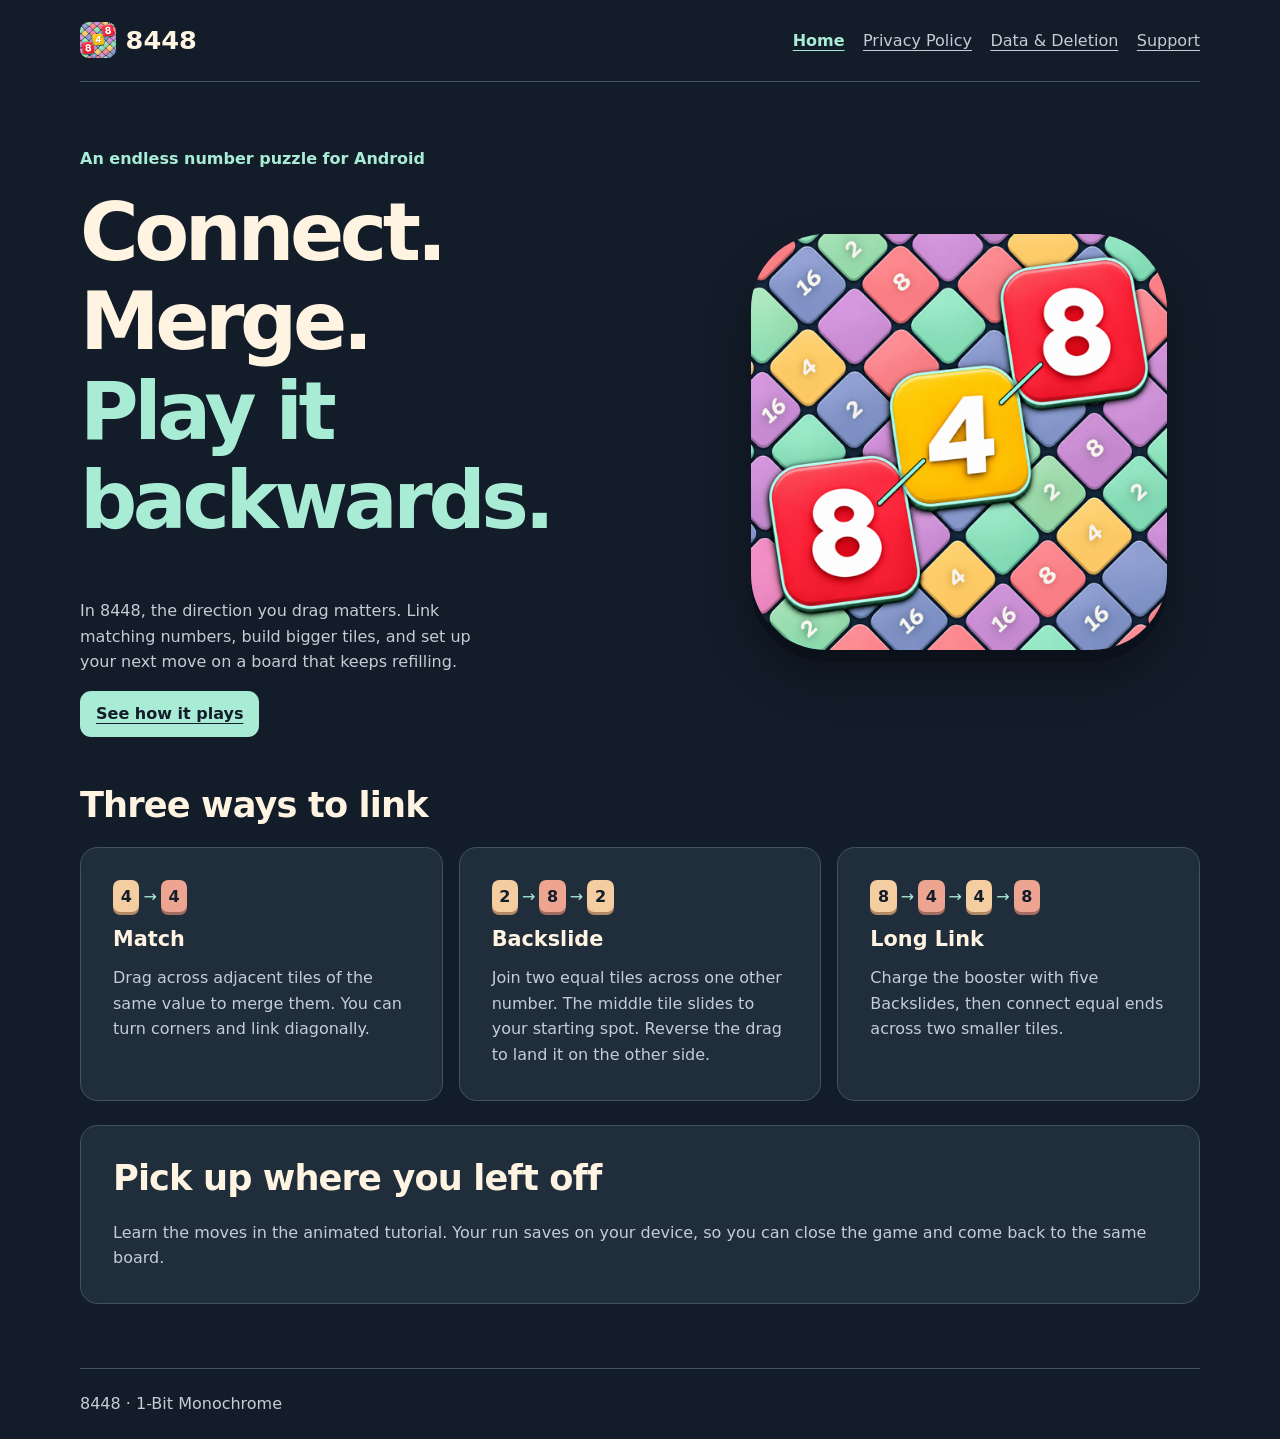
<file: index.html>
<!doctype html>
<html lang="en">
<head>
<meta charset="utf-8">
<meta name="viewport" content="width=device-width, initial-scale=1">
<title>8448 - Number Puzzle Game</title>
<link rel="icon" href="assets/8448.png" type="image/png">
<link rel="stylesheet" href="styles.css">
</head>
<body>
<a class="skip" href="#main">Skip to content</a>
<header class="shell">
<a class="brand" href="index.html"><img src="assets/8448.png" alt="" width="36" height="36">8448</a>
<nav aria-label="Main navigation"><a href="index.html" aria-current="page">Home</a><a href="privacy.html">Privacy Policy</a><a href="data-deletion.html">Data &amp; Deletion</a><a href="support.html">Support</a></nav>
</header>
<main class="shell" id="main" tabindex="-1">
<div class="hero">
  <div><p class="tag">An endless number puzzle for Android</p><h1>Connect. Merge.<br><em>Play it backwards.</em></h1>
  <p>In 8448, the direction you drag matters. Link matching numbers, build bigger tiles, and set up your next move on a board that keeps refilling.</p>
  <a class="action" href="#how-to-play">See how it plays</a></div>
  <img src="assets/8448.png" alt="8448 game icon with three linked tiles reading 8, 4, 8" width="512" height="512">
</div>
<section id="how-to-play"><h2>Three ways to link</h2>
<div class="moves">
<article><p class="example"><b>4</b><span>→</span><b>4</b></p><h3>Match</h3><p>Drag across adjacent tiles of the same value to merge them. You can turn corners and link diagonally.</p></article>
<article><p class="example"><b>2</b><span>→</span><b>8</b><span>→</span><b>2</b></p><h3>Backslide</h3><p>Join two equal tiles across one other number. The middle tile slides to your starting spot. Reverse the drag to land it on the other side.</p></article>
<article><p class="example"><b>8</b><span>→</span><b>4</b><span>→</span><b>4</b><span>→</span><b>8</b></p><h3>Long Link</h3><p>Charge the booster with five Backslides, then connect equal ends across two smaller tiles.</p></article>
</div></section>
<section class="panel"><h2>Pick up where you left off</h2><p>Learn the moves in the animated tutorial. Your run saves on your device, so you can close the game and come back to the same board.</p></section>
</main>
<footer class="shell">8448 · 1-Bit Monochrome</footer>
</body>
</html>
</file>
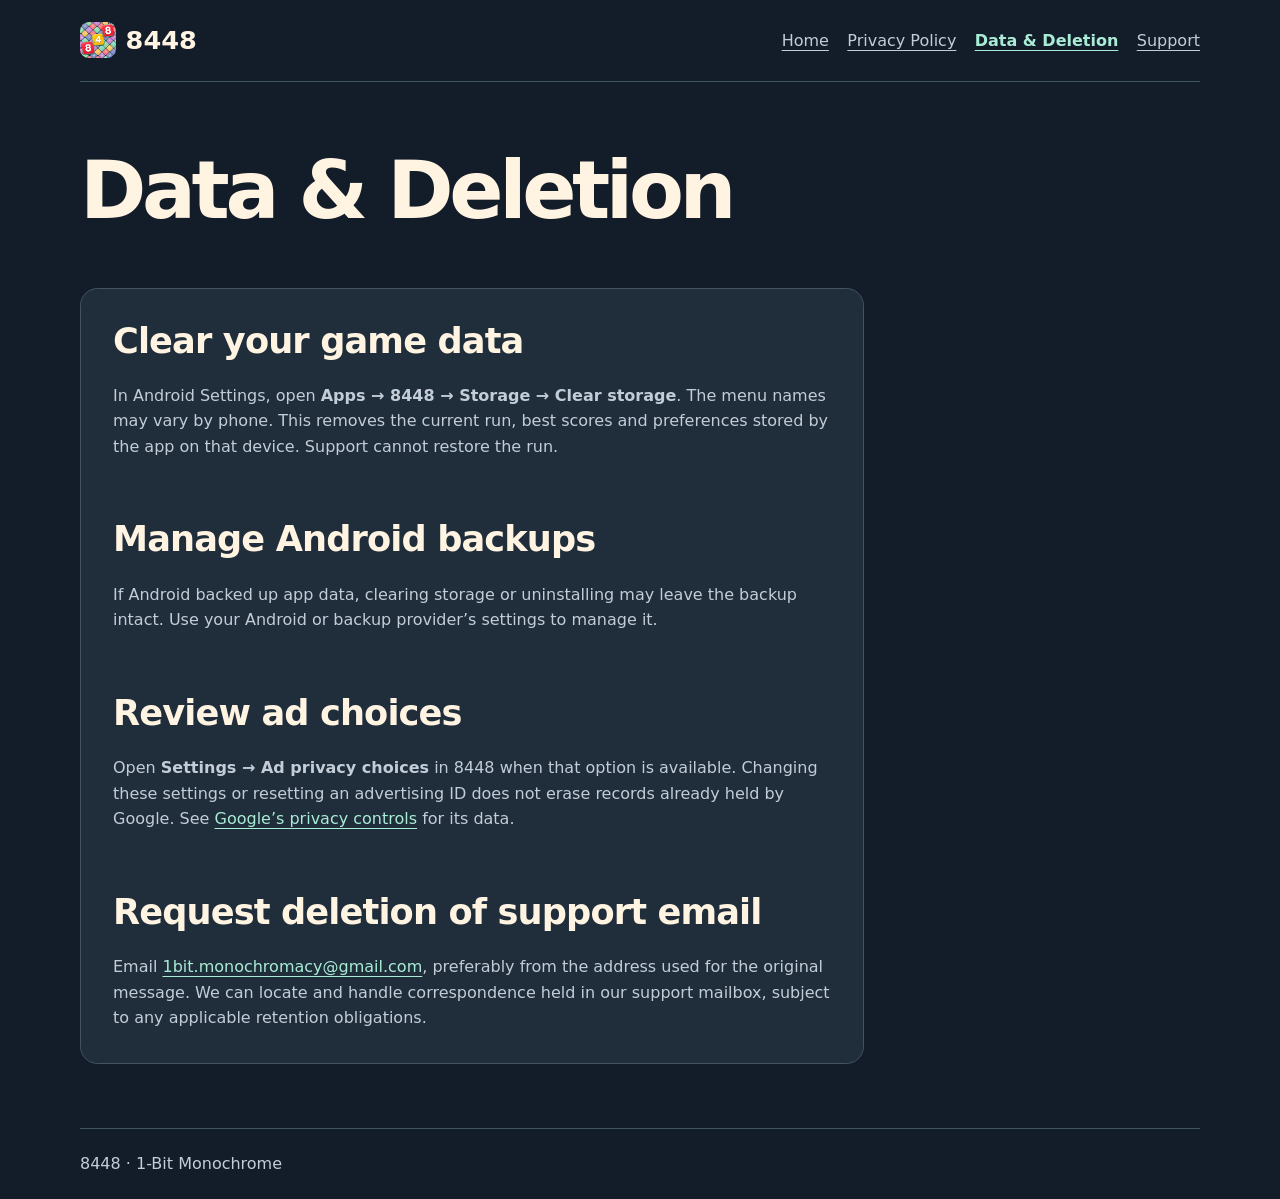
<file: data-deletion.html>
<!doctype html>
<html lang="en">
<head>
<meta charset="utf-8">
<meta name="viewport" content="width=device-width, initial-scale=1">
<title>Data &amp; Deletion | 8448</title>
<link rel="icon" href="assets/8448.png" type="image/png">
<link rel="stylesheet" href="styles.css">
</head>
<body>
<a class="skip" href="#main">Skip to content</a>
<header class="shell">
<a class="brand" href="index.html"><img src="assets/8448.png" alt="" width="36" height="36">8448</a>
<nav aria-label="Main navigation"><a href="index.html">Home</a><a href="privacy.html">Privacy Policy</a><a href="data-deletion.html" aria-current="page">Data &amp; Deletion</a><a href="support.html">Support</a></nav>
</header>
<main class="shell" id="main" tabindex="-1">
<h1>Data &amp; Deletion</h1>
<div class="panel policy">
<h2>Clear your game data</h2><p>In Android Settings, open <strong>Apps → 8448 → Storage → Clear storage</strong>. The menu names may vary by phone. This removes the current run, best scores and preferences stored by the app on that device. Support cannot restore the run.</p>
<h2>Manage Android backups</h2><p>If Android backed up app data, clearing storage or uninstalling may leave the backup intact. Use your Android or backup provider’s settings to manage it.</p>
<h2>Review ad choices</h2><p>Open <strong>Settings → Ad privacy choices</strong> in 8448 when that option is available. Changing these settings or resetting an advertising ID does not erase records already held by Google. See <a href="https://policies.google.com/privacy">Google’s privacy controls</a> for its data.</p>
<h2>Request deletion of support email</h2><p>Email <a href="mailto:1bit.monochromacy@gmail.com">1bit.monochromacy@gmail.com</a>, preferably from the address used for the original message. We can locate and handle correspondence held in our support mailbox, subject to any applicable retention obligations.</p>
</div>
</main>
<footer class="shell">8448 · 1-Bit Monochrome</footer>
</body>
</html>
</file>
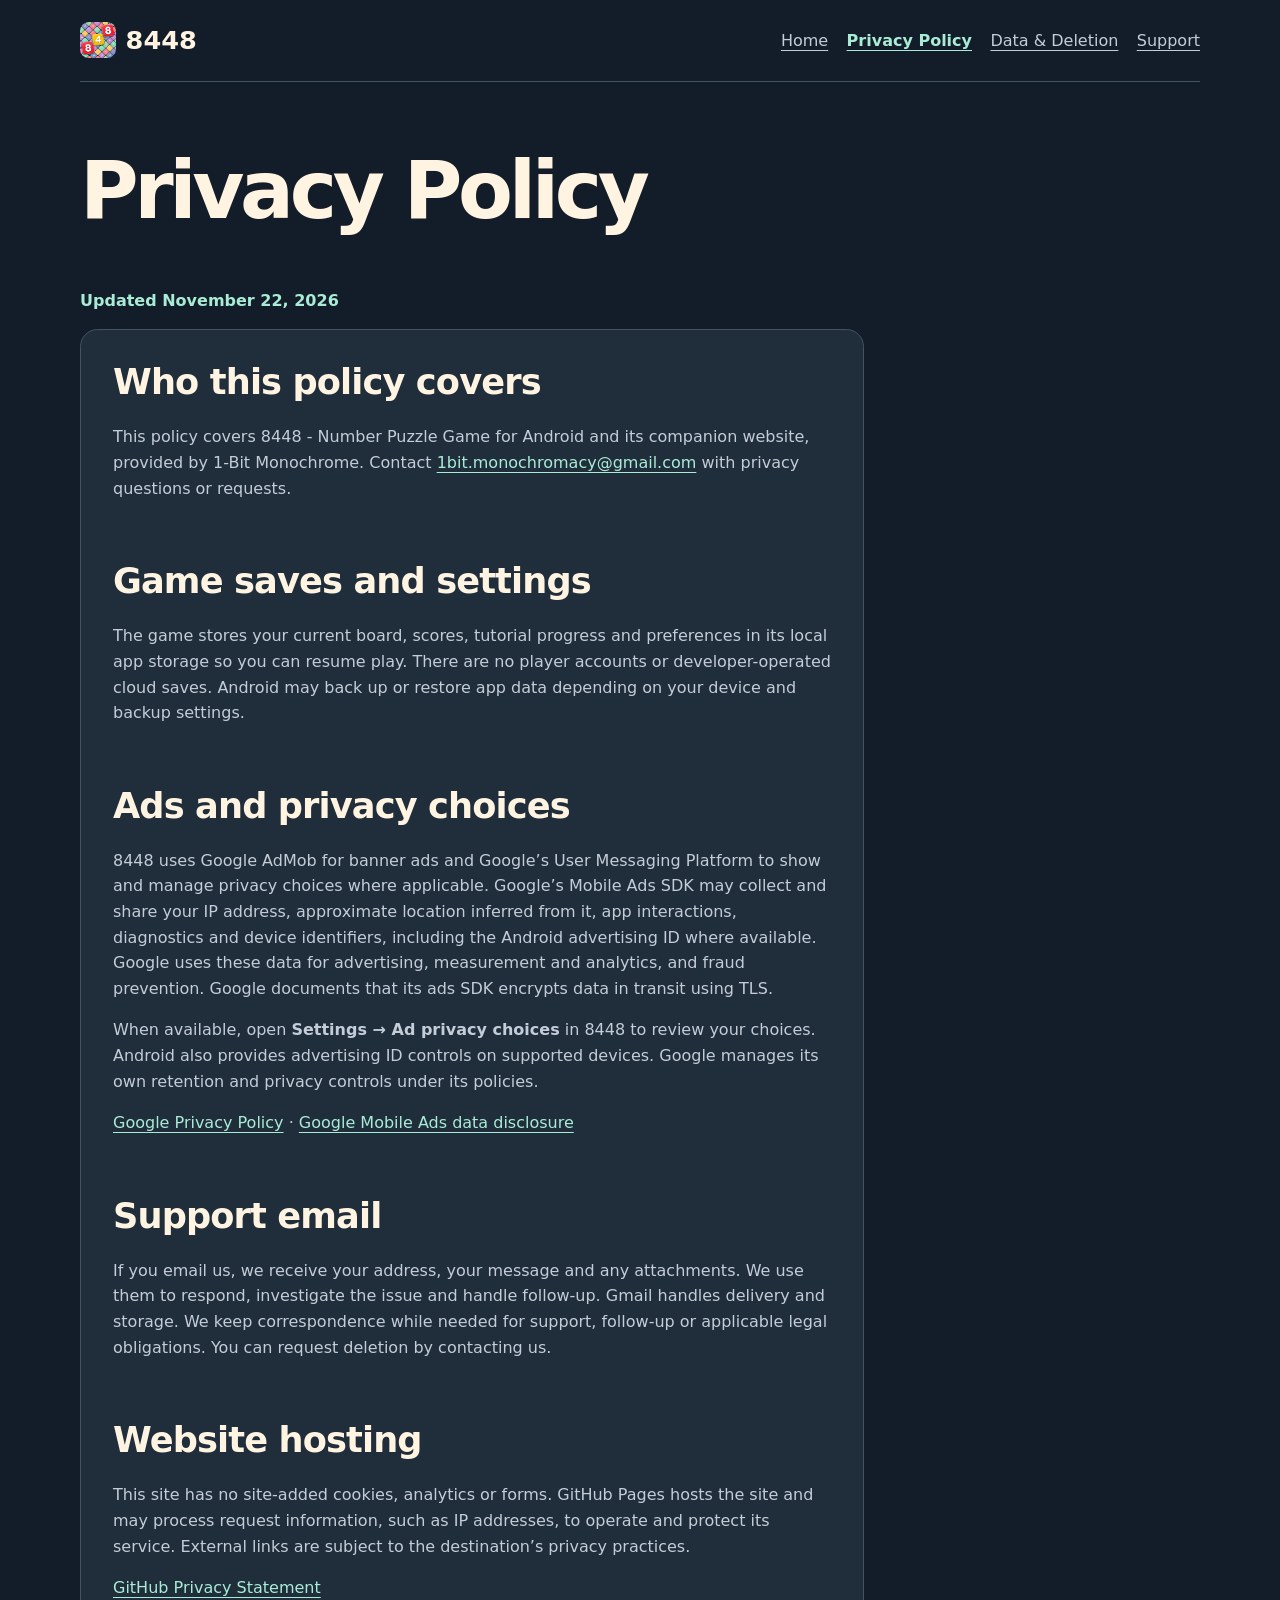
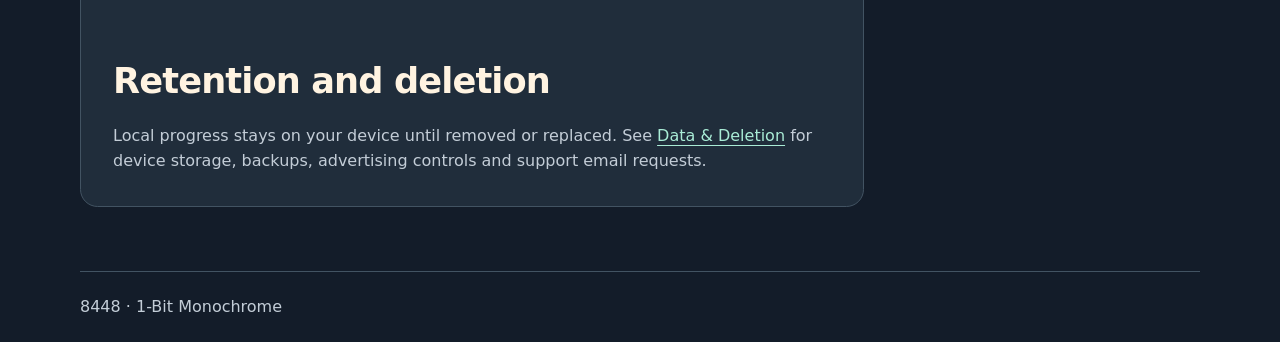
<file: privacy.html>
<!doctype html>
<html lang="en">
<head>
<meta charset="utf-8">
<meta name="viewport" content="width=device-width, initial-scale=1">
<title>Privacy Policy | 8448</title>
<link rel="icon" href="assets/8448.png" type="image/png">
<link rel="stylesheet" href="styles.css">
</head>
<body>
<a class="skip" href="#main">Skip to content</a>
<header class="shell">
<a class="brand" href="index.html"><img src="assets/8448.png" alt="" width="36" height="36">8448</a>
<nav aria-label="Main navigation"><a href="index.html">Home</a><a href="privacy.html" aria-current="page">Privacy Policy</a><a href="data-deletion.html">Data &amp; Deletion</a><a href="support.html">Support</a></nav>
</header>
<main class="shell" id="main" tabindex="-1">
<h1>Privacy Policy</h1><p class="tag">Updated November 22, 2026</p>
<div class="panel policy">
<h2>Who this policy covers</h2><p>This policy covers 8448 - Number Puzzle Game for Android and its companion website, provided by 1-Bit Monochrome. Contact <a href="mailto:1bit.monochromacy@gmail.com">1bit.monochromacy@gmail.com</a> with privacy questions or requests.</p>
<h2>Game saves and settings</h2><p>The game stores your current board, scores, tutorial progress and preferences in its local app storage so you can resume play. There are no player accounts or developer-operated cloud saves. Android may back up or restore app data depending on your device and backup settings.</p>
<h2>Ads and privacy choices</h2><p>8448 uses Google AdMob for banner ads and Google’s User Messaging Platform to show and manage privacy choices where applicable. Google’s Mobile Ads SDK may collect and share your IP address, approximate location inferred from it, app interactions, diagnostics and device identifiers, including the Android advertising ID where available. Google uses these data for advertising, measurement and analytics, and fraud prevention. Google documents that its ads SDK encrypts data in transit using TLS.</p>
<p>When available, open <strong>Settings → Ad privacy choices</strong> in 8448 to review your choices. Android also provides advertising ID controls on supported devices. Google manages its own retention and privacy controls under its policies.</p>
<p><a href="https://policies.google.com/privacy">Google Privacy Policy</a> · <a href="https://developers.google.com/admob/android/privacy/play-data-disclosure">Google Mobile Ads data disclosure</a></p>
<h2>Support email</h2><p>If you email us, we receive your address, your message and any attachments. We use them to respond, investigate the issue and handle follow-up. Gmail handles delivery and storage. We keep correspondence while needed for support, follow-up or applicable legal obligations. You can request deletion by contacting us.</p>
<h2>Website hosting</h2><p>This site has no site-added cookies, analytics or forms. GitHub Pages hosts the site and may process request information, such as IP addresses, to operate and protect its service. External links are subject to the destination’s privacy practices.</p>
<p><a href="https://docs.github.com/en/site-policy/privacy-policies/github-general-privacy-statement">GitHub Privacy Statement</a></p>
<h2>Retention and deletion</h2><p>Local progress stays on your device until removed or replaced. See <a href="data-deletion.html">Data &amp; Deletion</a> for device storage, backups, advertising controls and support email requests.</p>
</div>
</main>
<footer class="shell">8448 · 1-Bit Monochrome</footer>
</body>
</html>
</file>
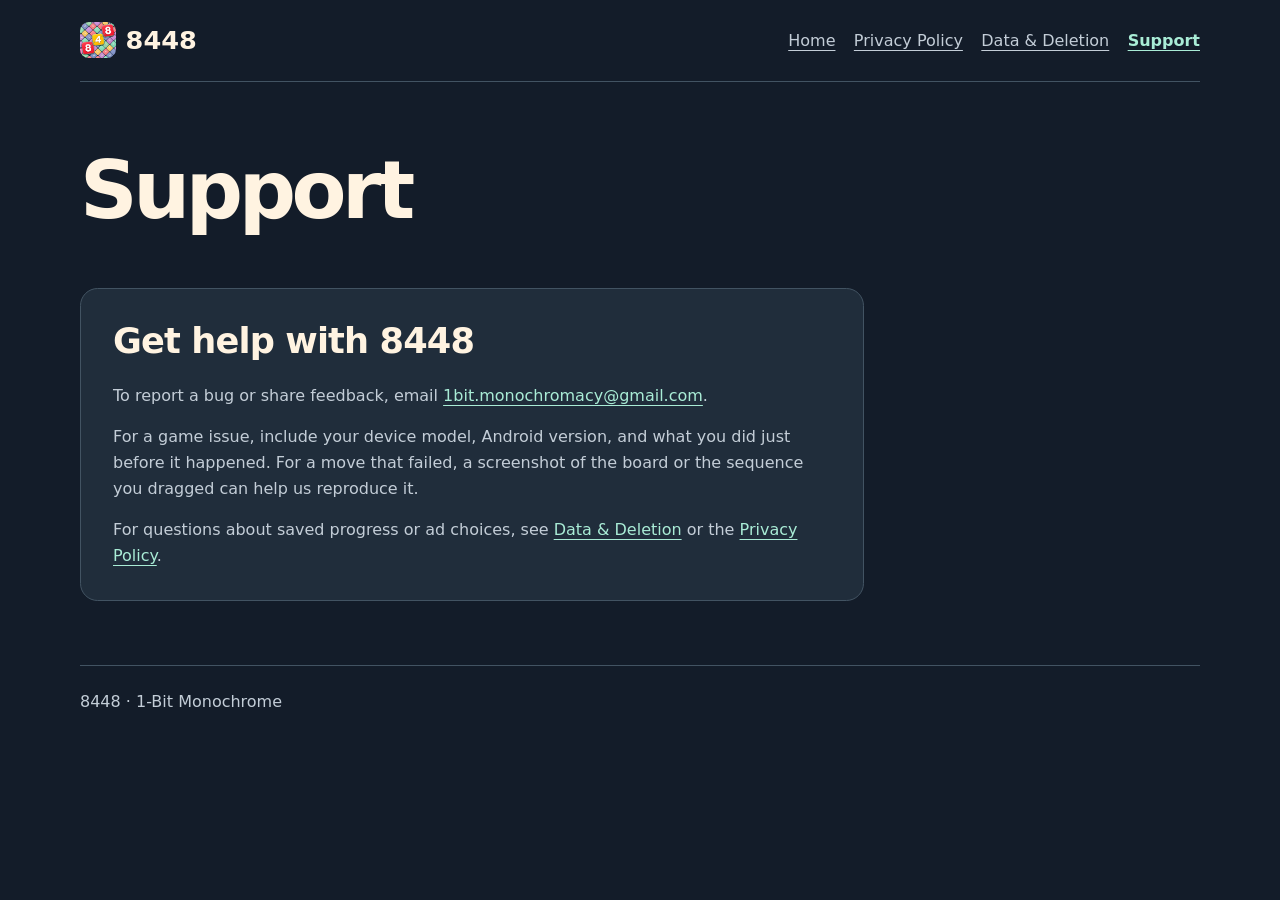
<file: support.html>
<!doctype html>
<html lang="en">
<head>
<meta charset="utf-8">
<meta name="viewport" content="width=device-width, initial-scale=1">
<title>Support | 8448</title>
<link rel="icon" href="assets/8448.png" type="image/png">
<link rel="stylesheet" href="styles.css">
</head>
<body>
<a class="skip" href="#main">Skip to content</a>
<header class="shell">
<a class="brand" href="index.html"><img src="assets/8448.png" alt="" width="36" height="36">8448</a>
<nav aria-label="Main navigation"><a href="index.html">Home</a><a href="privacy.html">Privacy Policy</a><a href="data-deletion.html">Data &amp; Deletion</a><a href="support.html" aria-current="page">Support</a></nav>
</header>
<main class="shell" id="main" tabindex="-1">
<h1>Support</h1>
<div class="panel policy"><h2>Get help with 8448</h2><p>To report a bug or share feedback, email <a href="mailto:1bit.monochromacy@gmail.com">1bit.monochromacy@gmail.com</a>.</p><p>For a game issue, include your device model, Android version, and what you did just before it happened. For a move that failed, a screenshot of the board or the sequence you dragged can help us reproduce it.</p><p>For questions about saved progress or ad choices, see <a href="data-deletion.html">Data &amp; Deletion</a> or the <a href="privacy.html">Privacy Policy</a>.</p></div>
</main>
<footer class="shell">8448 · 1-Bit Monochrome</footer>
</body>
</html>
</file>
<file: styles.css>
:root {
  color-scheme: dark;
  font: 100%/1.6 system-ui, sans-serif;
  --bg: #131c29;
  --panel: #202d3b;
  --ink: #fff3e1;
  --muted: #c3cdd7;
  --mint: #a9ecd6;
  --line: #425362;
}
* { box-sizing: border-box; }
body { margin: 0; background: var(--bg); color: var(--ink); }
a { color: var(--mint); text-underline-offset: .22em; }
:focus-visible { outline: 3px solid var(--mint); outline-offset: 5px; }
.skip { position: absolute; left: 1rem; top: 1rem; transform: translateY(-200%); background: var(--bg); padding: .5rem; z-index: 1; }
.skip:focus { transform: none; }
.shell { width: min(70rem, calc(100% - 2.5rem)); margin-inline: auto; }
header { display: flex; justify-content: space-between; align-items: center; flex-wrap: wrap; gap: 1rem; padding-block: 1.25rem; border-bottom: 1px solid var(--line); }
.brand { display: inline-flex; align-items: center; gap: .6rem; color: var(--ink); font-size: 1.6rem; font-weight: 850; text-decoration: none; }
.brand img { border-radius: .55rem; }
nav { display: flex; flex-wrap: wrap; gap: .35rem 1.15rem; }
nav a { color: var(--muted); }
nav a[aria-current] { color: var(--mint); font-weight: 700; }
main { padding-block: clamp(2rem, 5vw, 4rem); }
h1, h2, h3 { line-height: 1.12; margin: 0 0 .65em; }
h1 { font-size: clamp(2.5rem, 6.5vw, 5rem); letter-spacing: -.055em; }
h1 em { color: var(--mint); font-style: normal; }
h2 { font-size: clamp(1.45rem, 3vw, 2.2rem); letter-spacing: -.025em; }
h3 { font-size: 1.3rem; }
p { margin: 0 0 1rem; color: var(--muted); }
p:last-child { margin-bottom: 0; }
.tag { font-weight: 700; color: var(--mint); }
.hero { display: grid; grid-template-columns: 1.35fr 1fr; gap: clamp(1.4rem, 5vw, 4rem); align-items: center; margin-bottom: 3rem; }
.hero img { display: block; width: 100%; height: auto; max-width: 26rem; border-radius: 18%; box-shadow: 0 .7rem 0 #0a111b, 0 1.6rem 3rem #0005; }
.hero p { max-width: 42ch; }
.action { display: inline-block; background: var(--mint); color: var(--bg); border-radius: .7rem; padding: .65rem 1rem; font-weight: 750; }
.moves { display: grid; grid-template-columns: repeat(3, 1fr); gap: 1rem; margin-bottom: 1.5rem; }
.panel, article { background: var(--panel); border: 1px solid var(--line); border-radius: 1.1rem; padding: clamp(1rem, 3vw, 2rem); }
.policy { max-width: 49rem; overflow-wrap: anywhere; }
.policy h2:not(:first-child) { margin-top: 1.7em; }
.example { display: flex; align-items: center; gap: .25rem; color: var(--mint); }
.example b { display: grid; place-items: center; min-width: 1.65rem; height: 2rem; border-radius: .45rem; background: #f4cda1; color: var(--bg); box-shadow: 0 3px #af8965; }
.example b:nth-of-type(2n) { background: #eda592; box-shadow: 0 3px #a36c60; }
footer { border-top: 1px solid var(--line); color: var(--muted); padding-block: 1.4rem; }
@media (max-width: 52rem) { .moves { grid-template-columns: 1fr; } }
@media (max-width: 40rem) { .hero { grid-template-columns: 1fr; } .hero img { width: min(70%, 16rem); } }
</file>
